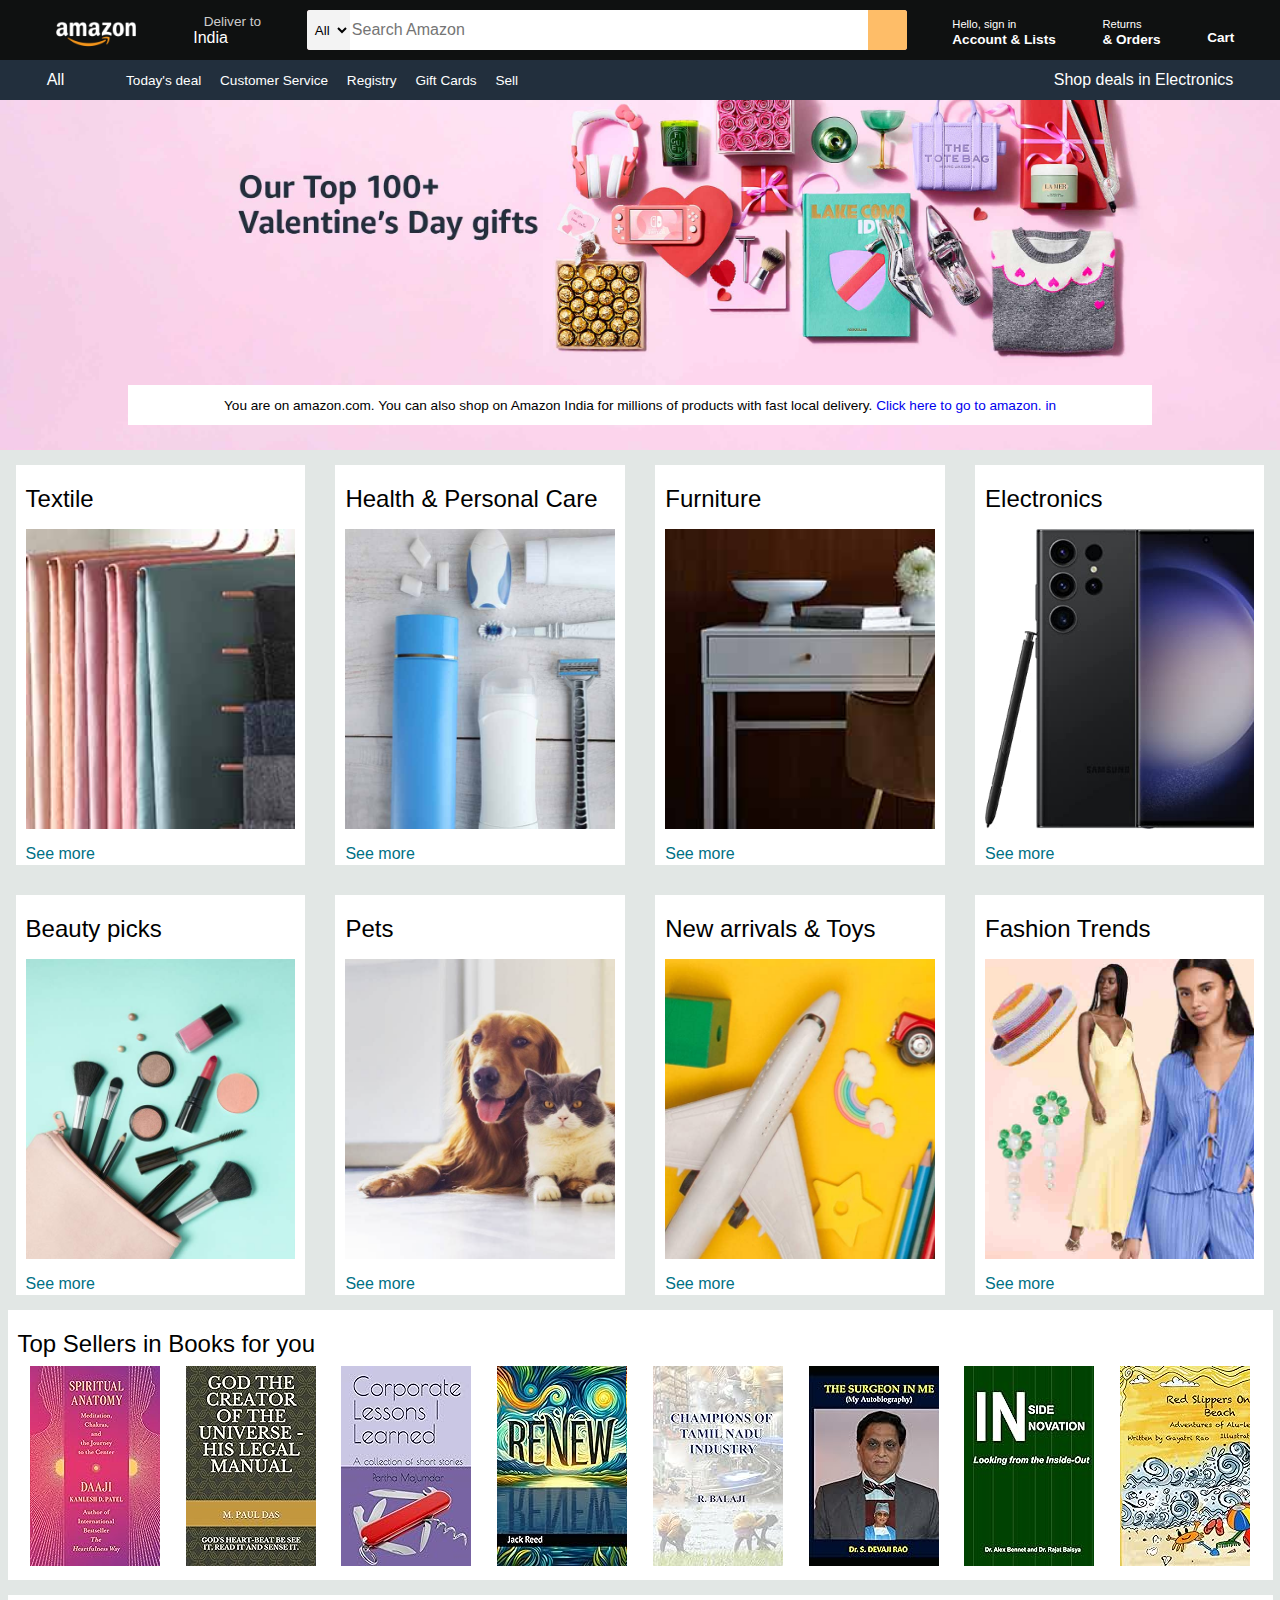
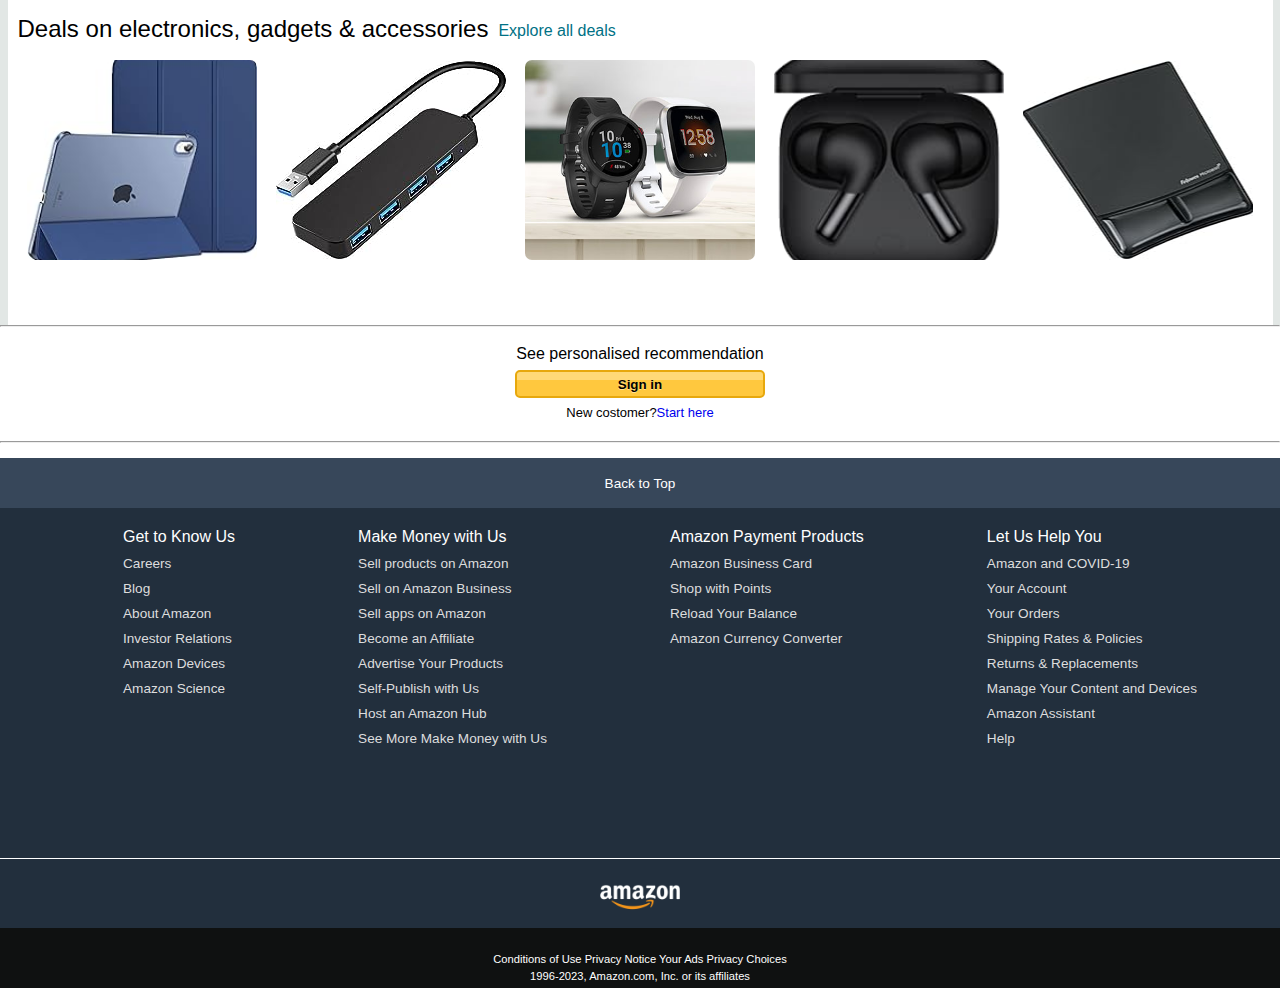
<file: index.html>
<!DOCTYPE html>
<html lang="en">
<head>
    <meta charset="UTF-8">
    <meta name="viewport" content="width=device-width, initial-scale=1.0">
    <title>Amazon</title>
    <link rel="stylesheet" href="https://cdnjs.cloudflare.com/ajax/libs/font-awesome/6.4.2/css/all.min.css" integrity="sha512-z3gLpd7yknf1YoNbCzqRKc4qyor8gaKU1qmn+CShxbuBusANI9QpRohGBreCFkKxLhei6S9CQXFEbbKuqLg0DA==" crossorigin="anonymous" referrerpolicy="no-referrer" />
    <link rel="stylesheet" href="style.css">
</head>
<body>
    <header>
        <div class="navbar">
            <div class="nav-logo border">
                <div class="logo"></div>
            </div>
            <div class="nav-address border">
                <p class="add-first">Deliver to</p>
                <div class="add-icon">
                    <i class="fa-solid fa-location-dot"></i>
                    <p class="add-second">India</p>               
                </div>
            </div>
            
            <div class="nav-search">
                <select class="search-select">
                    <option>All</option>
                </select>
                <input placeholder="Search Amazon" class="search-input">
                <div class="search-icon">
                    <i class="fa-solid fa-magnifying-glass"></i>
                </div>
            </div>

            <div class="nav-singin border">
                <p><span>Hello, sign in</span></p>
                <p class="nav-second">Account & Lists</p>
            </div>

            <div class="nav-return border">
                <p><span>Returns</span></p>
                <p class="nav-second"> & Orders</p>
            </div>

            <div class="nav-cart border">
                <i class="fa-solid fa-cart-shopping"></i>
                Cart
            </div>
        </div>

        <div class="panel">
            <div class="panel-all">
                <i class="fa-solid fa-bars"></i>
                All
            </div>
            <div class="panel-options">
                <p>Today's deal</p>
                <p>Customer Service</p>
                <p>Registry</p>
                <p>Gift Cards</p>
                <p>Sell</p>
            </div>
            <div class="deals">
                Shop deals in Electronics
            </div>
        </div>
    </header>
    <div class="hero-section">
        <div class="hero-message">
            <p>You are on amazon.com. You can also shop on Amazon India for millions of products with fast local delivery.  <a href="#">Click here to go to amazon. in</a></p>
        </div>
    </div>

    <div class="shop-section">
        <div class="box">
            <div class="box-content">
                <h2>Textile</h2>
                <div class="box-image" style="background-image: url('shopping-categories/box1_image.jpg')"></div>
                <p>See more</p>
            </div>
        </div>
        <div class="box">
            <div class="box-content">
                <h2>Health & Personal Care</h2>
                <div class="box-image" style="background-image: url('shopping-categories/box2_image.jpg')"></div>
                <p>See more</p>
            </div>
        </div>
        <div class="box">
            <div class="box-content">
                <h2>Furniture</h2>
                <div class="box-image" style="background-image: url('shopping-categories/box3_image.jpg')"></div>
                <p>See more</p>
            </div>
        </div>
        <div class="box">
            <div class="box-content">
                <h2>Electronics</h2>
                <div class="box-image" style="background-image: url('shopping-categories/box4_image.jpg')"></div>
                <p>See more</p>
            </div>
        </div>
        <div class="box">
            <div class="box-content">
                <h2>Beauty picks</h2>
                <div class="box-image" style="background-image: url('shopping-categories/box5_image.jpg')"></div>
                <p>See more</p>
            </div>
        </div>
        <div class="box">
            <div class="box-content">
                <h2>Pets</h2>
                <div class="box-image" style="background-image: url('shopping-categories/box6_image.jpg')"></div>
                <p>See more</p>
            </div>
        </div>
        <div class="box">
            <div class="box-content">
                <h2> New arrivals & Toys</h2>
                <div class="box-image" style="background-image: url('shopping-categories/box7_image.jpg')"></div>
                <p>See more</p>
            </div>
        </div>
        <div class="box">
            <div class="box-content">
                <h2> Fashion Trends</h2>
                <div class="box-image" style="background-image: url('shopping-categories/box8_image.jpg')"></div>
                <p>See more</p>
            </div>
        </div>

        <div class="books-section">
            <div class="books-section-text">
                <h2>Top Sellers in Books for you</h2>
            </div>
            <br>
            <div class="books">
                <div class="book1"></div>
                <div class="book2"></div>
                <div class="book3"></div>
                <div class="book4"></div>
                <div class="book5"></div>
                <div class="book6"></div>
                <div class="book7"></div>
                <div class="book8"></div>
            </div>
        </div>

        <div class="deals-section">
            <div class="deals-text-section">
            <div>
            <h2>Deals on electronics, gadgets & accessories</h2>
            </div>
            <div>
            <a href="#" class="deals-explore"><b>Explore all deals</b></a>
            </div>
            </div>
            <div class="deals-options">
            <div class="deals1 alldeals"></div>
            <div class="deals2 alldeals"></div>
            <div class="deals3 alldeals"></div>
            <div class="deals4 alldeals"></div>
            <div class="deals5 alldeals"></div>
            </div>
        </div>

    </div>
    <hr>
    <br>
    <!-- sign in section -->

    <div class="sign-in-section">
        <div class="personalised-text">
          <div>
            <p>See personalised recommendation</p>
          </div>
        </div>
        <div class="personalised-button">
        <button class="sign-in-button">Sign in</button>
        </div>
        <div class="personalised-moreinfo">
            <div><p>New costomer?</p></div>
            <a href="#" class="personalised-a">Start here</a>
        </div>
    </div>
    <br>
    <hr>

    

    <footer>
        <div class="foot-panel1">
            Back to Top
        </div>
        
        <div class="foot-panel2">
            <ul>
                <p>Get to Know Us</p>
                <a>Careers</a>
                <a>Blog</a>
                <a>About Amazon</a>
                <a>Investor Relations</a>
                <a>Amazon Devices</a>
                <a>Amazon Science</a>
            </ul>
            <ul>
                	
               <p> Make Money with Us</p>
                <a>Sell products on Amazon</a>
                <a>Sell on Amazon Business</a>
                <a>Sell apps on Amazon</a>
                <a>Become an Affiliate</a>
                <a>Advertise Your Products</a>
                <a>Self-Publish with Us</a>
                <a>Host an Amazon Hub</a>
                <a>See More Make Money with Us</a>

            </ul>
            <ul>
                <p>Amazon Payment Products</p>
                <a>Amazon Business Card</a>
                <a>Shop with Points</a>
                <a>Reload Your Balance</a>
                <a>Amazon Currency Converter</a>
            </ul>
            <ul>
	
                <p>Let Us Help You</p>
                <a>Amazon and COVID-19</a>
                <a>Your Account</a>
                <a>Your Orders</a>
                <a>Shipping Rates & Policies</a>
                <a>Returns & Replacements</a>
                <a>Manage Your Content and Devices</a>
                <a>Amazon Assistant</a>
                <a>Help</a>
            </ul>
        </div>

        <div class="foot-panel3">
            <div class="logo"></div>
        </div>

        <div class="foot-panel4">
            <div class="pages">
                <a>Conditions of Use</a>
                <a>Privacy Notice</a>
                <a>Your Ads Privacy Choices</a>
            </div>
            <div class="copyright">
                1996-2023, Amazon.com, Inc. or its affiliates
            </div>
        </div>
    </footer>
    <script src="script.js"></script>
</body>
</html>
</file>
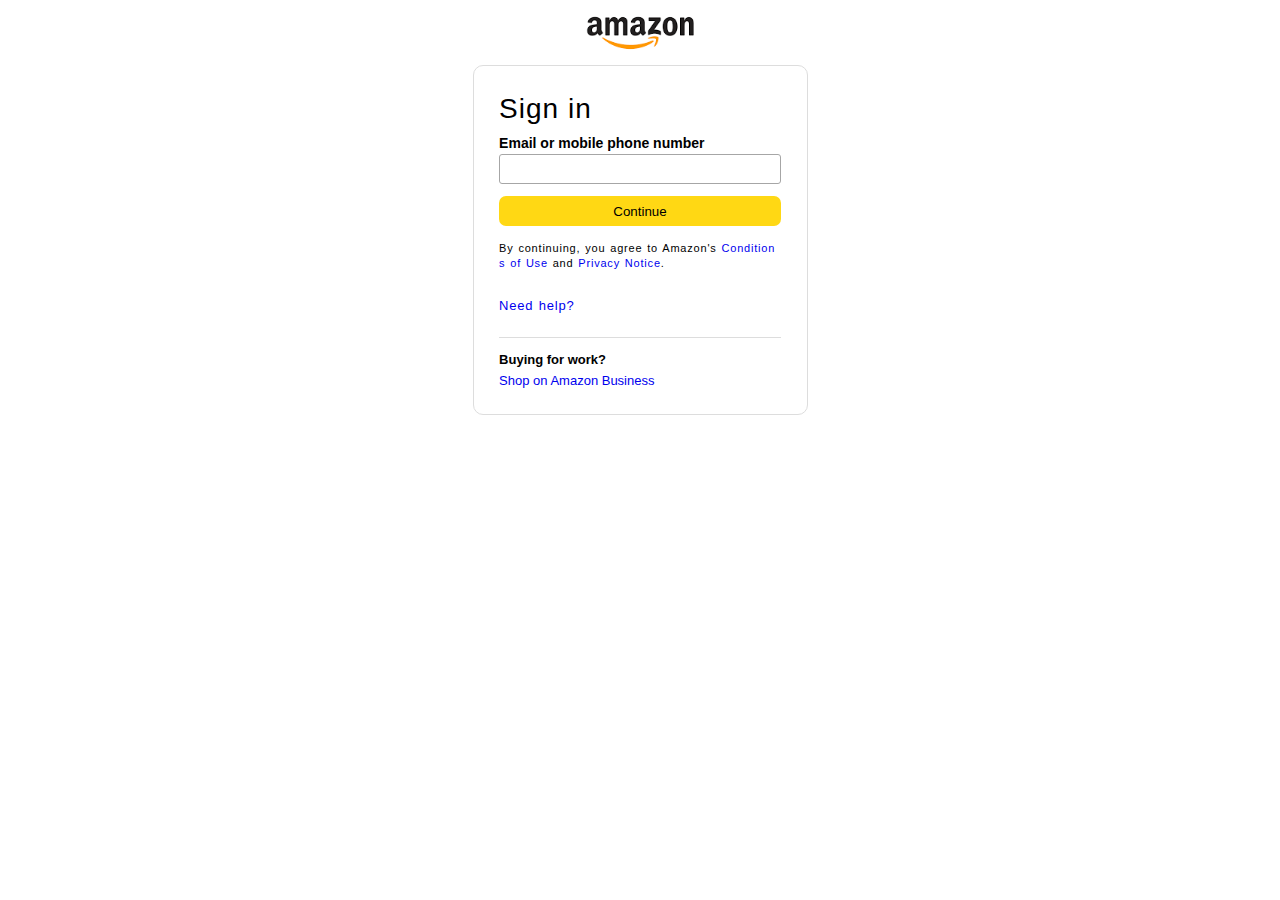
<file: signin.html>
<!DOCTYPE html>
<html lang="en">
<head>
    <meta charset="UTF-8">
    <meta name="viewport" content="width=device-width, initial-scale=1.0">
    <title>Amazon Sign-in</title>
    <link rel="stylesheet" href="style.css">
</head>
<body>
    <div class="logoblack">
        <div class="thelogo"></div>
    </div>

    <div class="signin-details-section">
        <div class="signin-box">
            <h1 class="Signin-label">Sign in</h1>
            <p class="infolabel">Email or mobile phone number</p>
            <input type="text" class="input-box" >
            <button class="continue-signin-box"> Continue</button>
            <div class="textundercontinue">By continuing, you agree to Amazon's <a href="#" class="textundercontinuelink">Conditions of Use</a> and <a href="#" class="textundercontinuelink"> Privacy Notice</a>.
        </div>
            <div >
                <a href="#" class="signhelp"> Need help?</a>
            </div>
            <div class="signin-box-footer">
                <p class="signin-box-footer-text">Buying for work?</p>
                <a href="#" class="signin-box-footer-link">Shop on Amazon Business</a>
            </div>

        </div>
    <script src="script.js"></script>
</body>
</html>
</file>
<file: style.css>
*{
    margin: 0px;
    font-family: "Amazon Ember",Arial,sans-serif;
    font-weight: 500;
    box-sizing: border-box;
}

.navbar{
    height: 60px;
    background-color: #0F1111;
    color: white;
    display: flex;
    align-items: center;
    justify-content: space-evenly;
}

.nav-logo{
    height: 50px;
    width: 100px;
}

.logo{
    background-image: url(amazon-logo.png);
    height: 50px;
    width: 100%;
    background-size: cover;
}

.border{
    border: 1.5px solid transparent;
}
.border:hover{
    border: 1.5px solid white;
}

/** box2 **/

.add-first{
    color: #cccccc;
    font-size: 0.85rem;
    margin-left: 13.5px;
}

.add-second{
    font-size: 1rem;
    margin-left: 3px
}

.add-icon{
    display: flex;
    align-items: center;
}

/** box3 **/

.nav-search{
    display: flex;
    justify-content: space-evenly;
    background-color: pink;
    width: 600px;
    height: 40px;
    border-radius: 3px;
}

.search-select{
    background-color: #f3f3f3;
    width: 50px;
    text-align: center;
    border-top-left-radius:3px ;
    border-bottom-left-radius:3px ;
    border: none;
}

.search-input{
    width: 100%;
    font-size: 1rem;
    border: none;
}

.search-icon{
    width: 45px ;
    display: flex ;
    justify-content: center ;
    align-items: center ;
    font-size: 1.3rem ;
    background-color: #febd68 ;
    border-top-right-radius:3px ;
    border-bottom-right-radius:3px ;
    color: #0F1111;
}

.nav-search:hover{
    border: 2px solid orange;
}

/** box4 **/

span{
    font-size: 0.7rem;
}

.nav-second{
    font-size: 0.85rem;
    font-weight: 700;
}

/** box6 **/

.nav-cart i{
    font-size: 35px;
}

.nav-cart{
    font-size: 0.85rem;
    font-weight: 700;
}

/** panel **/

.panel{
    height: 40px;
    background-color: #222f3d;
    display: flex;
    color: white;
    align-items: center;
    justify-content: space-evenly;
}

.panel-options p{
    display: inline;
    margin-left: 15px;
}

.panel-options{
    width: 70%;
    font-size: 0.85rem;
}

.panel-deals{
    font-size: 0.9rem;
    font-weight: 700;
}

/** hero-section **/

.hero-section{
    background-image: url(hero_image.jpg);
    height: 350px;
    background-size: cover;
    display: flex;
    justify-content: center;
    align-items: flex-end;
}

.hero-message{
    background-color: white;
    color: black;
    height: 40px;
    display: flex;
    justify-content: center;
    align-items: center;
    font-size: 0.85rem;
    width: 80%;
    margin-bottom: 25px;
}

.hero-message a{
    text-decoration: none;
}

/** shop section **/

.shop-section{
    display: flex;
    flex-wrap: wrap;
    justify-content: space-evenly;
    background-color: #e2e7e5;
}

.box{
    height: 400px;
    width: 22.6%;
    background-color: white;
    padding: 20px 0px 15px;
    margin: 15px;
}

.box-image{
    height: 300px;
    background-size: cover;
    margin-top: 1rem;
    margin-bottom: 1rem;
}

.box-content{
    margin-left: 10px;
    margin-right: 10px;
}

.box-content p{
    color: #007185;
}

/** Part-2 **/

.books-section{
    background-color: white;
    height: 270px;
    width: 1265px;
}

.books-section-text{
    position: relative;
    top: 20px ;
    left: 10px ;
}

.books{
    display: flex ;
    justify-content: space-around;
    align-items: center;
    margin-top: 10px;
    margin-left: 17px ;
    margin-right: 17px ;
}

.book1{
    height: 200px ;
    width: 130px;
    background-image: url(/books/book1.jpg);
}

.book2{
    height: 200px ;
    width: 130px;
    margin-left: 15px;
    background-image: url(/books/book2.jpg);
}

.book3{
    height: 200px ;
    width: 130px;
    margin-left: 15px;
    background-image: url(/books/book3.jpg);
}

.book4{
    height: 200px ;
    width: 130px;
    margin-left: 15px;
    background-image: url(/books/book4.jpg);
}

.book5{
    height: 200px ;
    width: 130px;
    margin-left: 15px;
    background-image: url(/books/book5.jpg);
}

.book6{
    height: 200px ;
    width: 130px;
    margin-left: 15px;
    background-image: url(/books/book6.jpg);
}

.book7{
    height: 200px ;
    width: 130px;
    margin-left: 15px;
    background-image: url(/books/book7.jpg);
}

.book8{
    height: 200px ;
    width: 130px;
    margin-left: 15px;
    background-image: url(/books/book8.jpg);
}

/** Deals **/


.deals-text-section{
    display: flex;
    margin-top: 20px;
    margin-left: 10px;
}

.deals-explore{
    position: relative;
    top: 7px ;
    left: 10px ;
}

.deals-section{
    background-color: white;
    height: 330px;
    width: 1265px;
    margin-top: 15px;
}

.deals-explore{
    text-decoration: none;
    color: #007185;
}

 .deals-options{
    display: flex;
    justify-content: space-evenly;
    position: relative;
    top: 17px;
}

.alldeals{
    background-color: #e7e7e7;
    border-radius: 7px;
}
.deals1{
    height: 200px;
    width: 230px;
    background-image: url(deals/deals1.jpg);
    background-size: cover;
    background-repeat: no-repeat;
    background-position: center center;
}

.deals2{
    height: 200px;
    width: 230px;
    background-image: url(deals/deals2.jpg);
    background-size: cover;
    background-repeat: no-repeat;
    background-position: center center;
}

.deals3{
    height: 200px;
    width: 230px;
    background-image: url(deals/deals3.jpg);
    background-size: cover;
    background-repeat: no-repeat;
    background-position: center center;
}

.deals4{
    height: 200px;
    width: 230px;
    background-image: url(deals/deals4.jpg);
    background-size: cover;
    background-repeat: no-repeat;
    background-position: center center;
}

.deals5{
    height: 200px;
    width: 230px;
    background-image: url(deals/deals5.jpg);
    background-size: cover;
    background-repeat: no-repeat;
    background-position: center center;
}

/** sign-in-section **/

.sign-in-section{
    height: 78px;
    justify-content: center;
}

.personalised-text{
    display: flex;
    justify-content: center;
    font-size: medium;
}

.personalised-button{
    display: flex;
    justify-content: center;
    position: relative;
    top: 7px;
}

.sign-in-button{
    height: 28px;
    width: 250px;
    border-radius: 5px;
    cursor: pointer;
    background: linear-gradient(to bottom, #ffd978 0%, #ffd978 33%, #ffc83e 33%, #ffc83e 100%);
    border: 2px solid #e7a80d;
    font-weight: 600;
}

.personalised-moreinfo{
    display: flex;
    justify-content: center;
    position: relative;
    top: 14px;
    font-size: small;
}

.personalised-a{
    text-decoration: none;
}

/** footer **/

footer{
    margin-top: 15px;
}

.foot-panel1{
    background-color: #37475a;
    color: white;
    height: 50px;
    display: flex;
    justify-content: center;
    align-items: center;
    font-size: 0.85rem;
}

.foot-panel2{
    background-color: #222f3d;
    color: white;
    height: 350px;
    display: flex;
    justify-content: space-evenly;
}

ul{
    margin-top: 20px;
}

ul a{
    display: block;
    font-size: 0.85rem;
    margin-top: 10px;
    color: #dddddd;
}

.foot-panel3{
    background-color: #222f3d;
    color: white;
    border-top: 0.5px solid white;
    height: 70px;
    display: flex;
    justify-content: center;
    align-items: center;
}

.logo{
    background-image: url(amazon-logo.png);
    background-size: cover;
    height: 50px;
    width: 100px;
}

.foot-panel4{
    background-color: #0F1111;
    color: white;
    height: 60px;
    font-size: 0.7rem;
    text-align: center;
}

.pages{
    padding-top: 25px;
}

.copyright{
    padding-top: 5px;
}

.sign-in-button{
    text-shadow: 0px 1px 0px #FFE093;
}

/** signin.html **/

.logoblack{
    display: flex;
    justify-content: center;
}

.thelogo{
    height: 140px;
    width: 195px;
    background-image: url(blacklogo.png);
    background-size: cover;
    position: relative;
    top: -40px;
}

.signin-details-section{
    display: flex;
    justify-content: center;
    position: relative;
}

.signin-box{
    height: 350px;
    width: 335px;
    border: 1px solid #dddddd;
    border-radius: 10px;
    position: relative;
    top: -75px;
    padding: 2%;
}

.Signin-label{
    font-weight: 400;
    letter-spacing: 1px;
    font-size: 28px;
    line-height: 1.2;
    font-family: "Amazon Ember",Arial,sans-serif;
}

.infolabel{
    font-weight: 700;
    font-size: 14px;
    position: relative;
    top: 10px;
}

.input-box{
    height: 30px;
    width: 100%;
    position: relative;
    top: 13px;
    border-radius: 3px;
    border: 1px solid #a6a6a6;
}

.input-box:focus{
    border: 1px solid rgb(0, 113, 133);
    box-shadow: 3px 3px 0.5px #C8F3FA, -3px -3px 0 #C8F3FA;
    outline: none;
    background-color: #F7FEFF;
}

.continue-signin-box{
    height: 30px;
    width: 100%;
    position: relative;
    top: 25px;
    border-radius: 7px;
    background-color:  rgb(255, 216 ,20);
    border: none;
    cursor: pointer;
}

.continue-signin-box:hover{
    background-color: rgb(247, 202, 0 );
}

.textundercontinue{
    position: relative;
    top: 40px;
    font-size: 11px;
    width: auto;
    word-spacing: 1px;
    letter-spacing: 0.8px;
    font-weight: 250;
    line-height: 15px;
    word-break: break-all;
}

.textundercontinuelink{
    text-decoration: none;
}

.signhelp{
    position: relative;
    text-decoration: none;
    top: 65px;
    word-spacing: 1px;
    letter-spacing: 0.8px;
    font-weight: 250;
    font-size: 13px;
}

/** Sign-in-box-footer **/

.signin-box-footer{
    border-top: 1px solid #dddddd; 
    position: relative;
    top: 88px;
}

.signin-box-footer-text{
    font-weight: 550 ;
    font-size: 13px;
    position: relative;
    top: 14px;
}

.signin-box-footer-link{
    font-size: 13px;
    position: relative;
    top: 18px;
    text-decoration: none;
}
</file>
